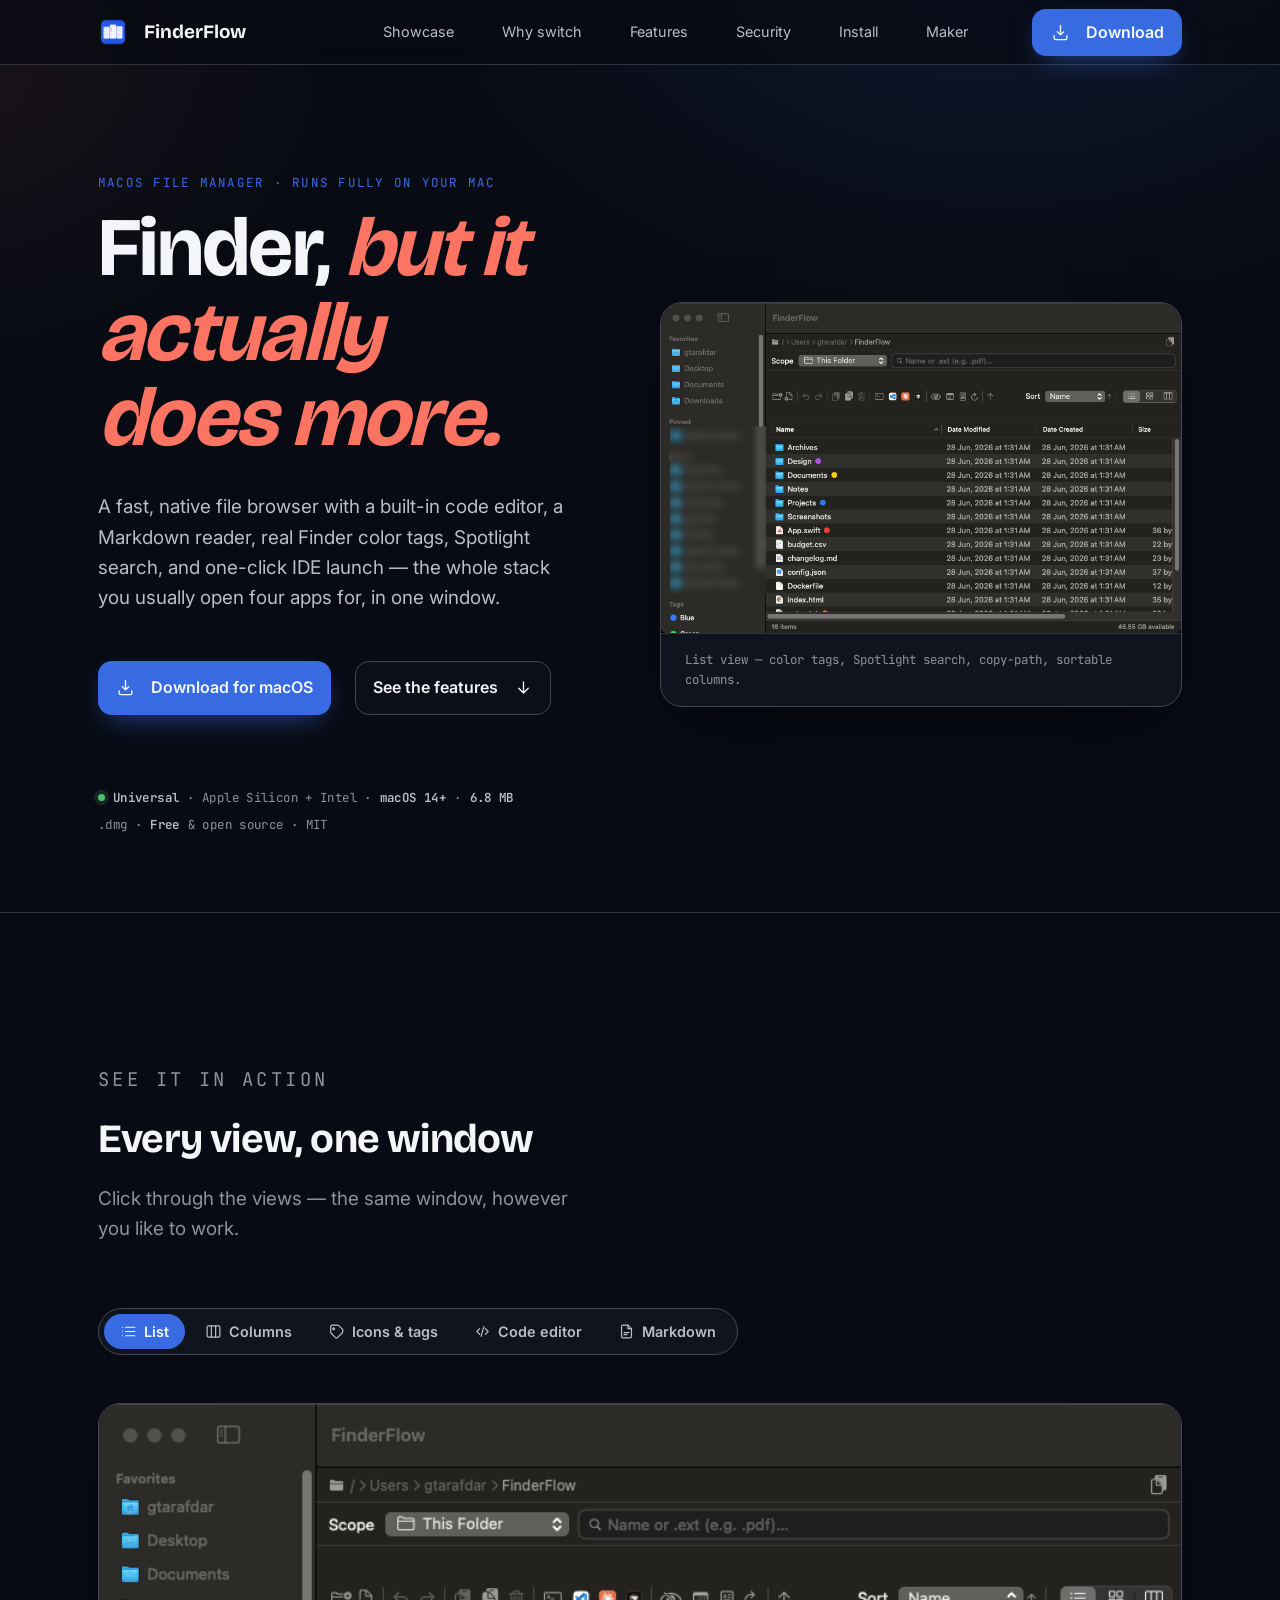
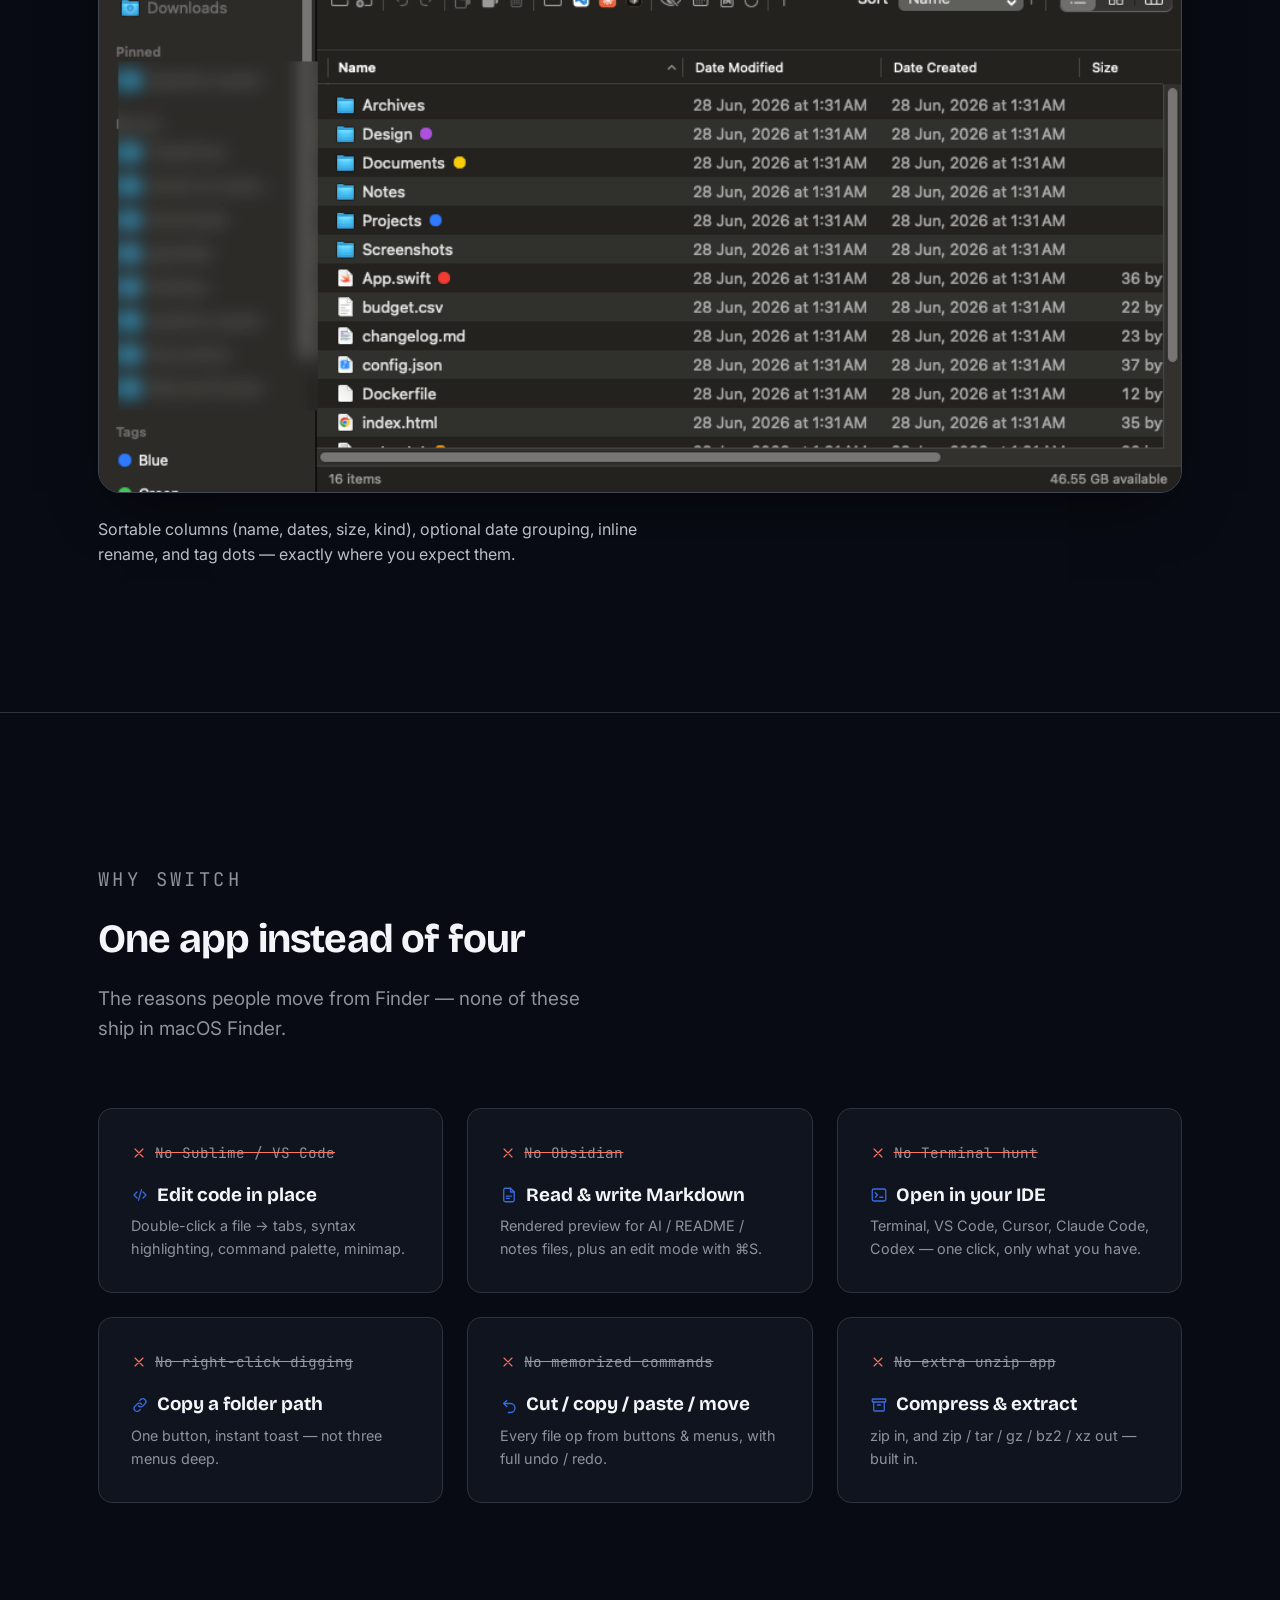
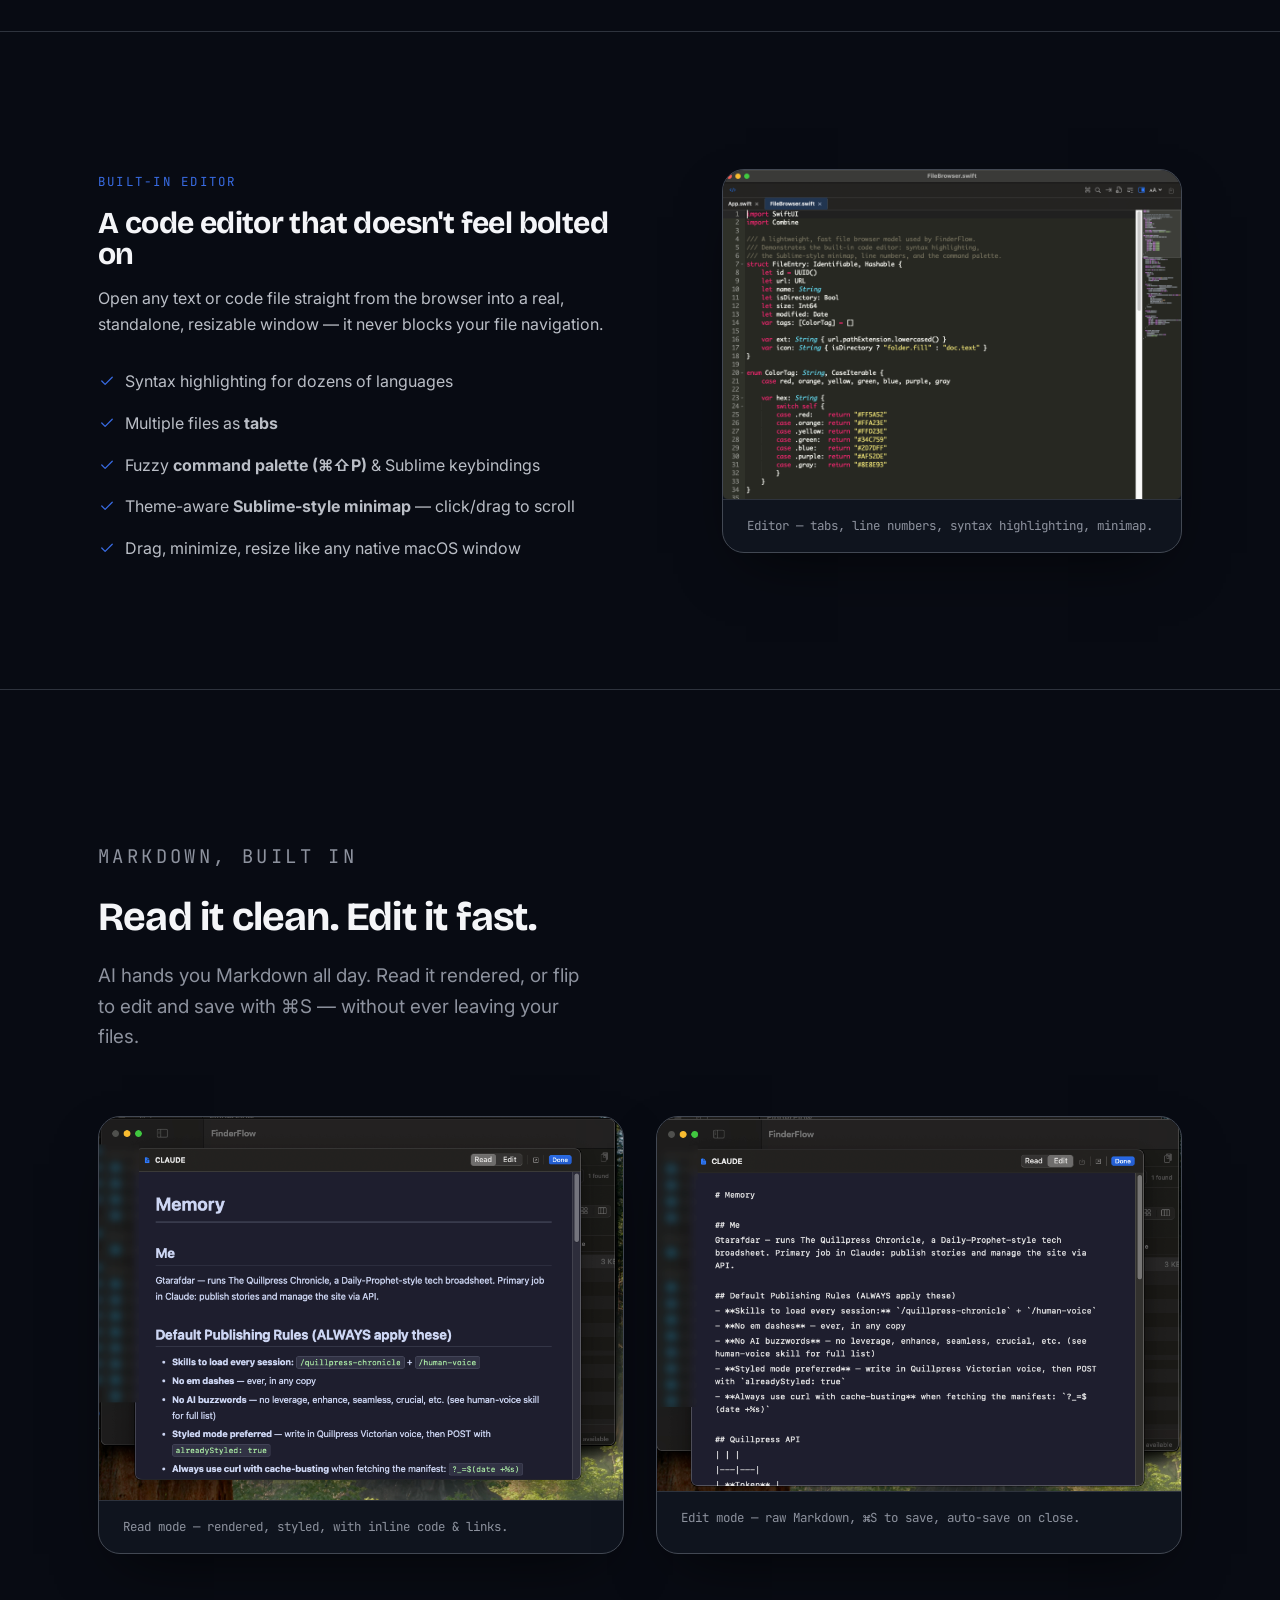
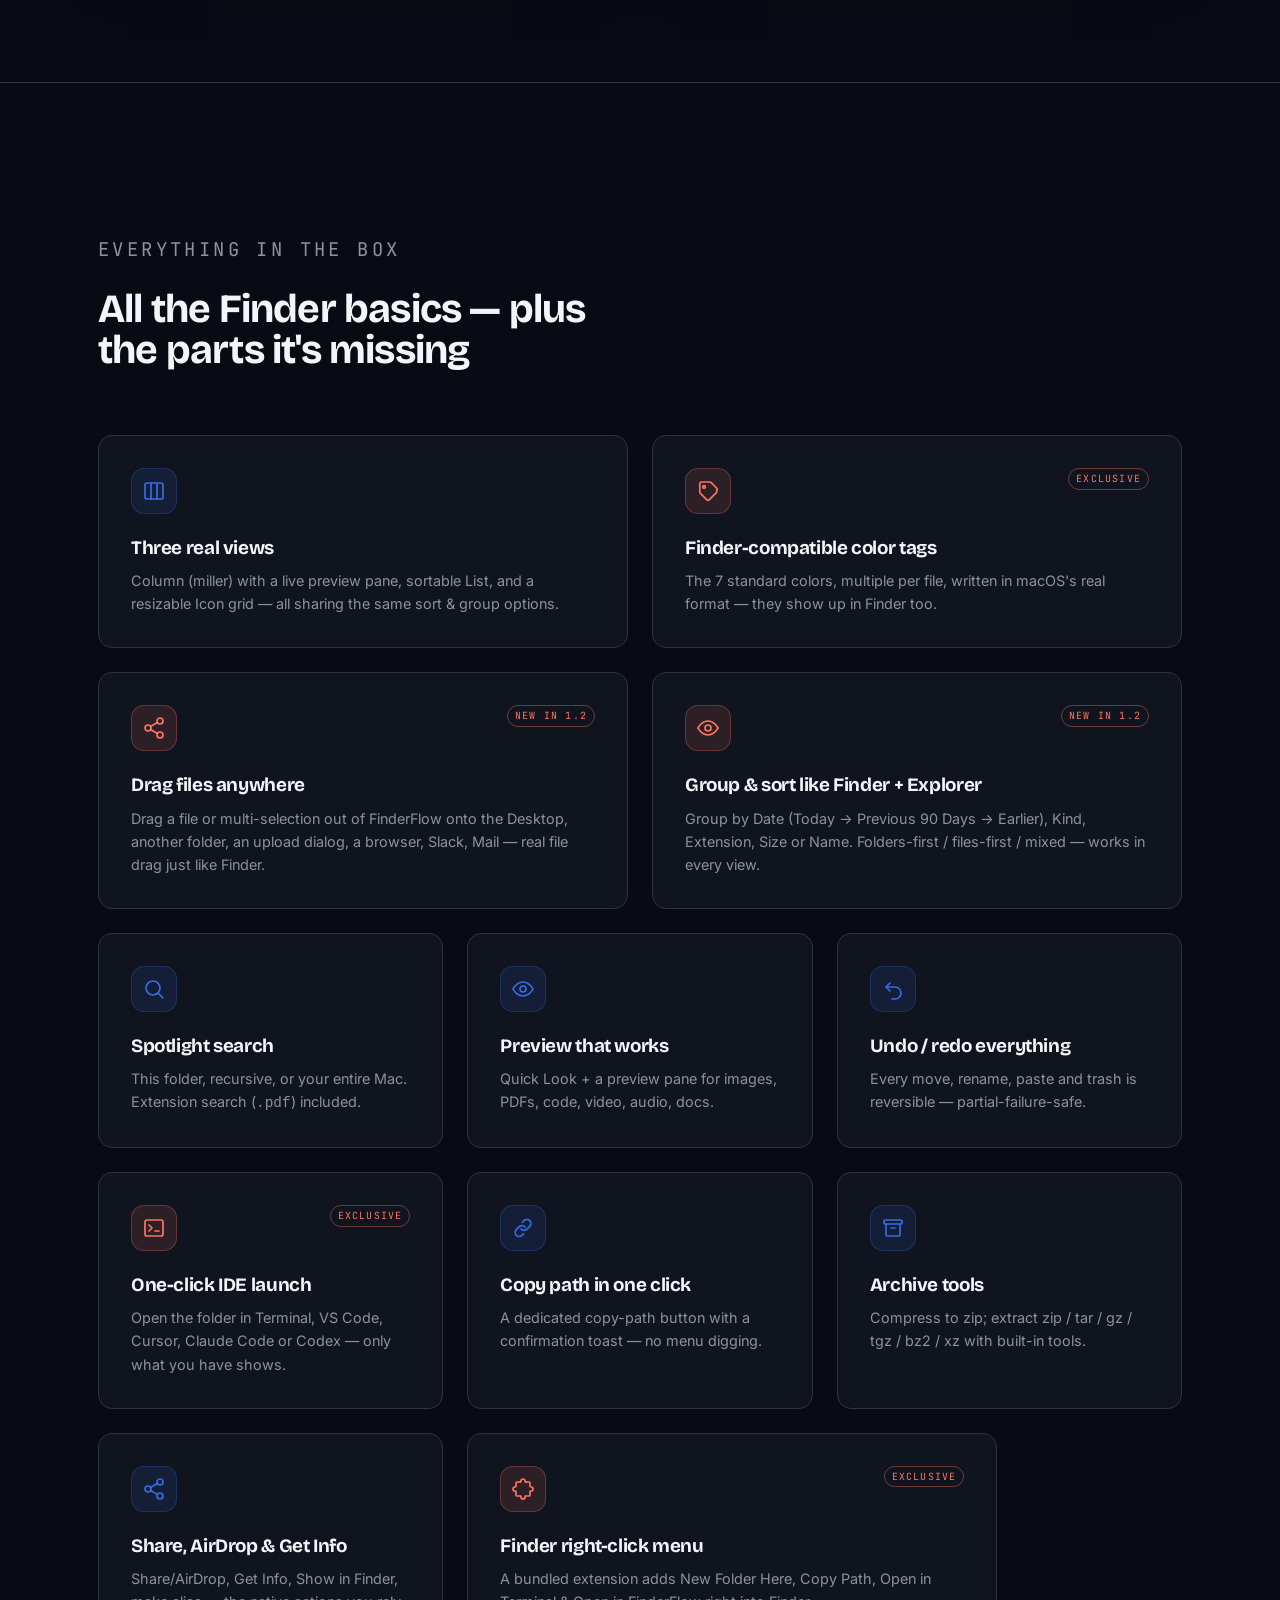
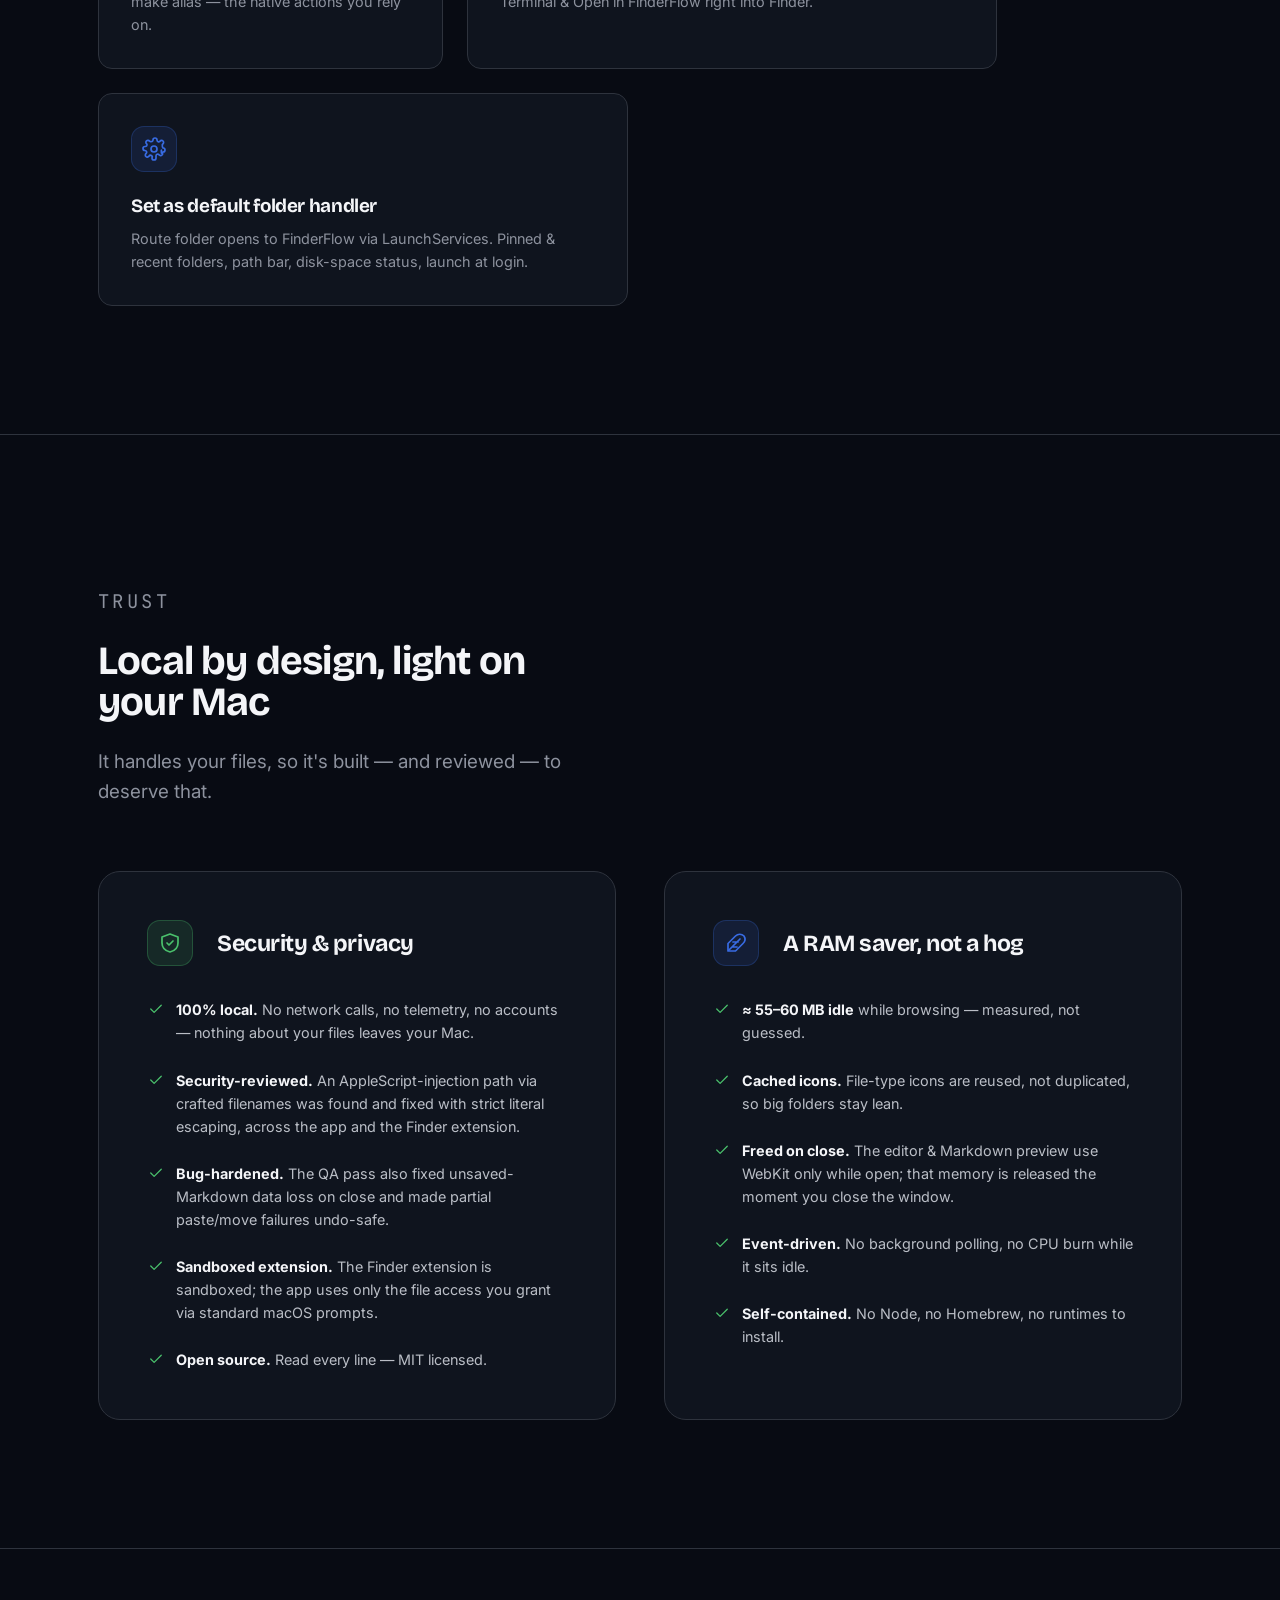
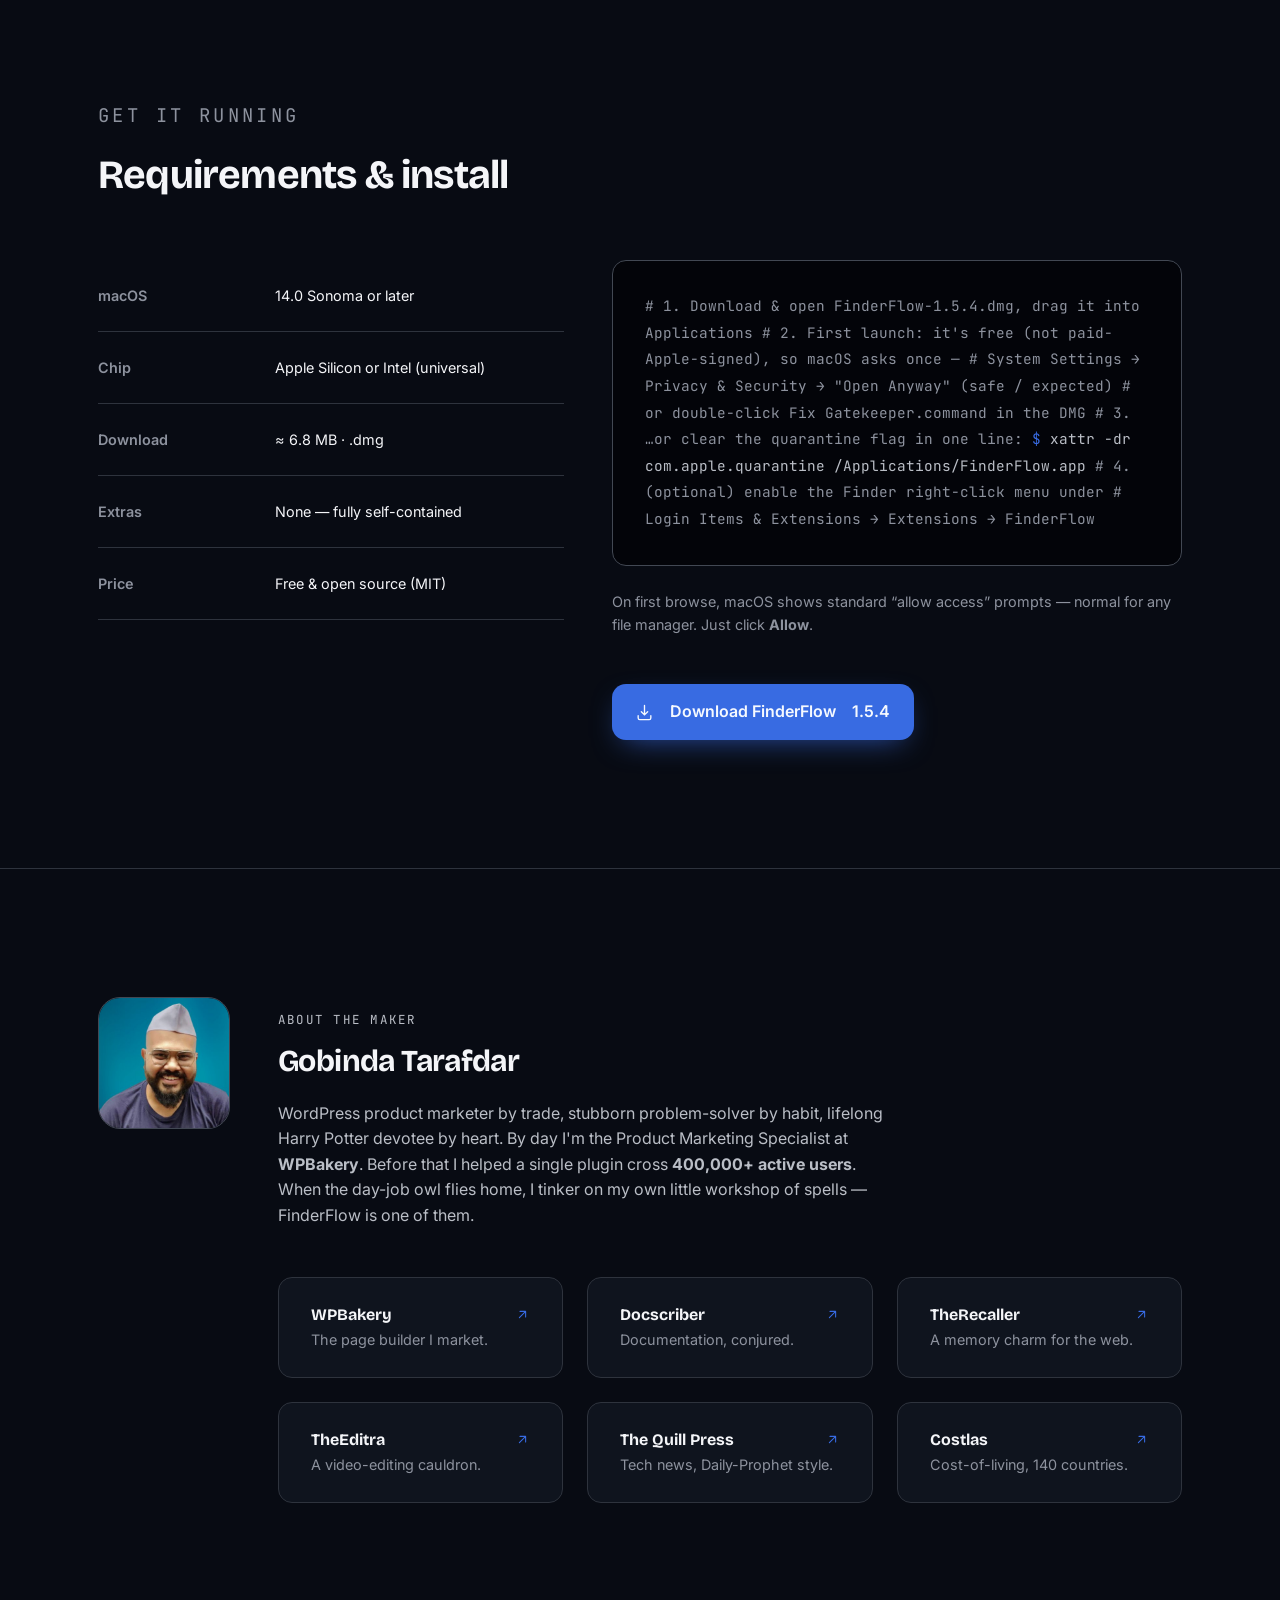
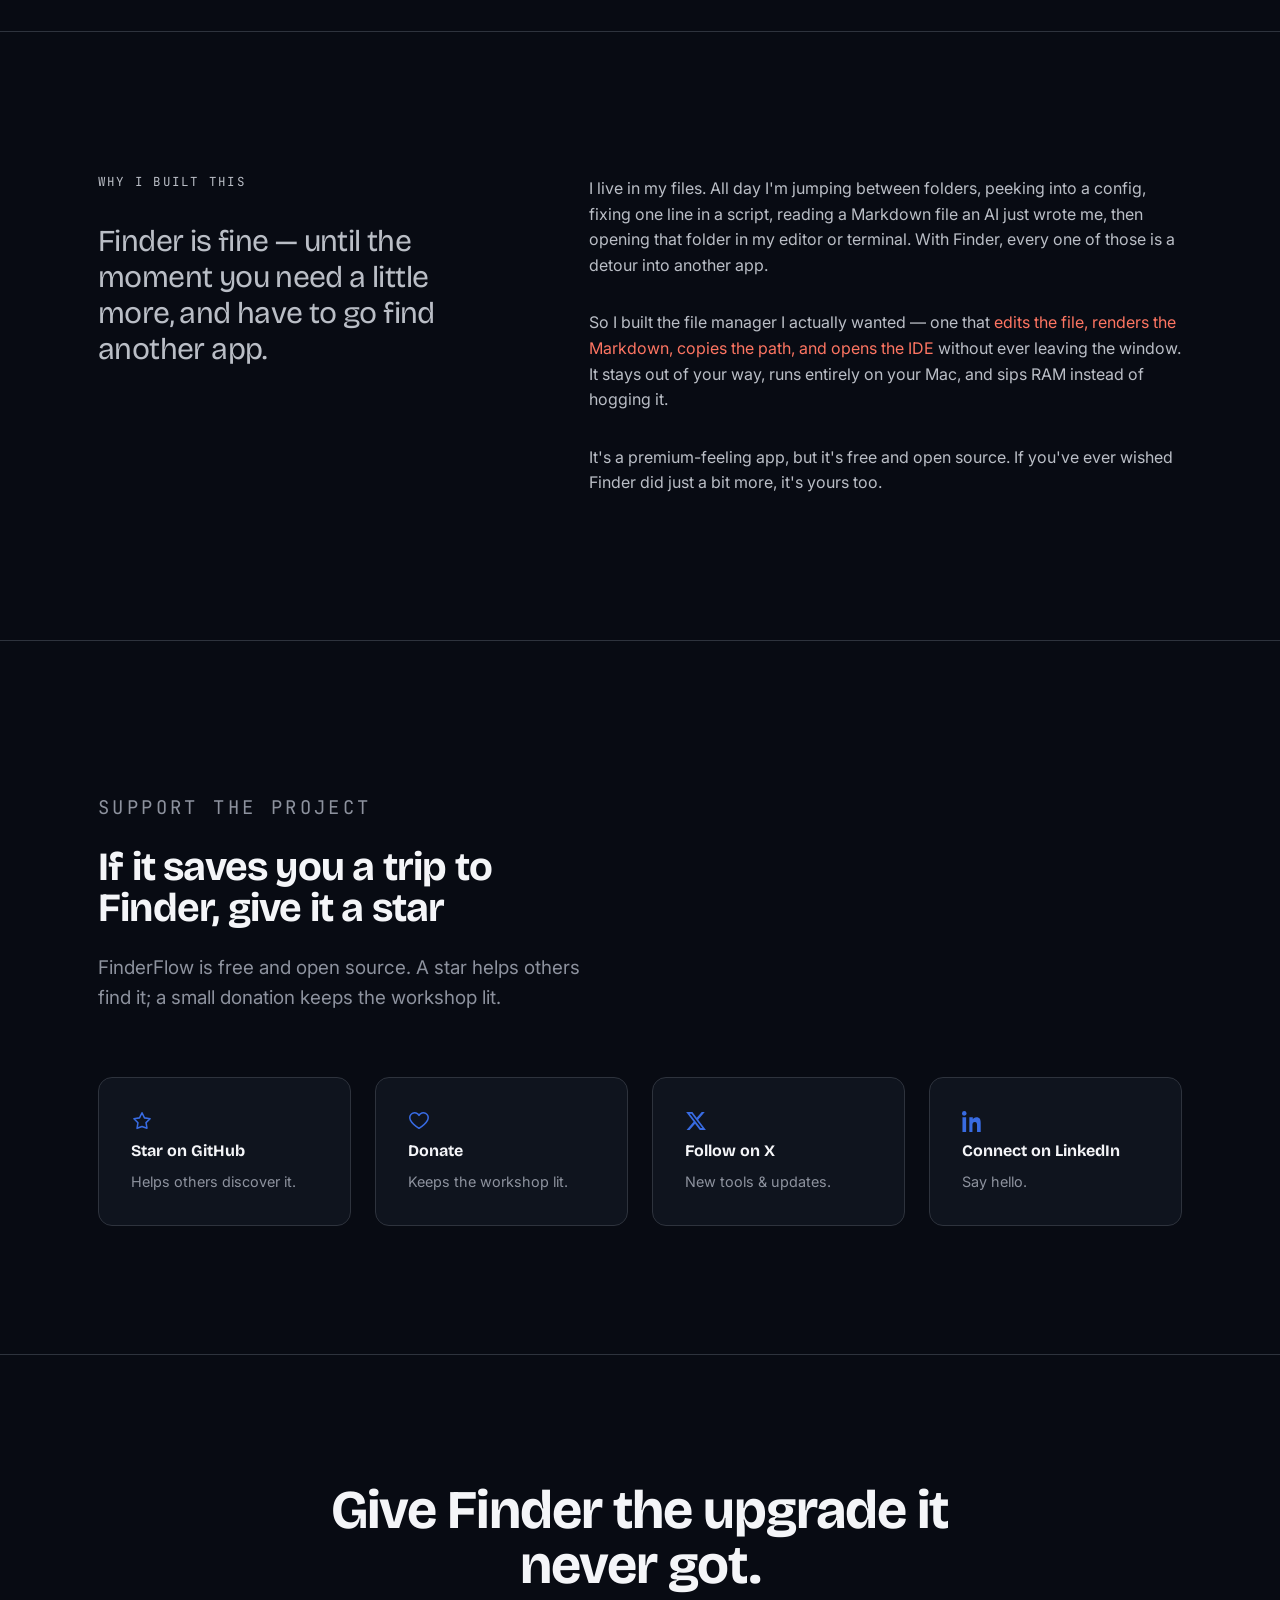
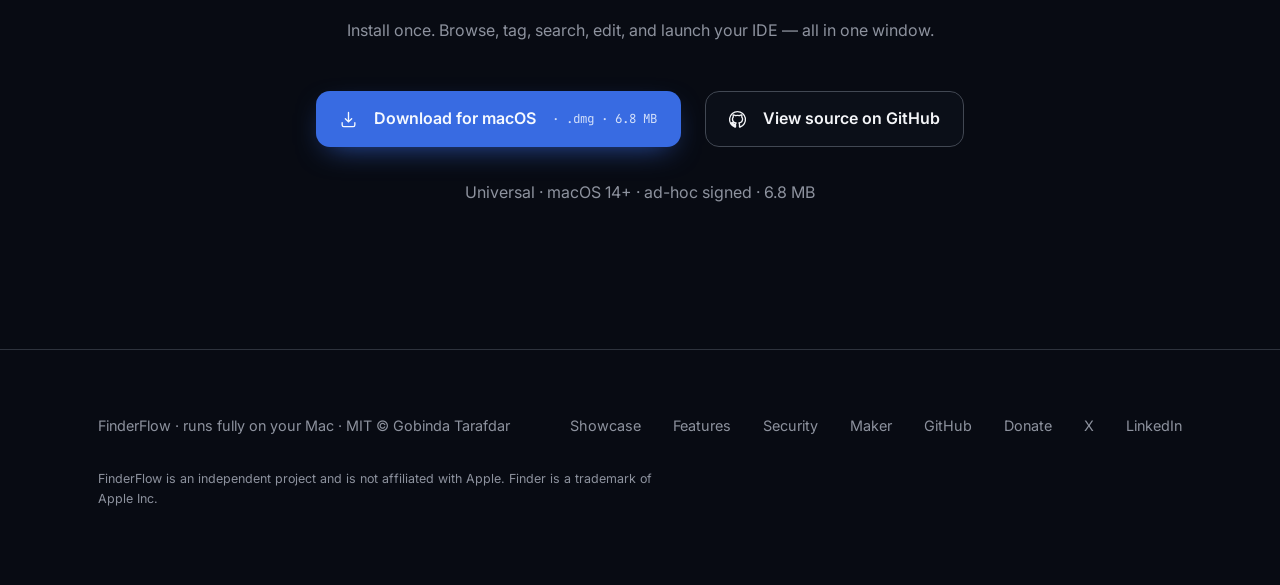
<file: docs/index.html>
<!doctype html>
<html lang="en">
<head>
  <meta charset="utf-8" />
  <meta name="viewport" content="width=device-width, initial-scale=1" />
  <title>FinderFlow — the Mac file manager Finder should have shipped</title>
  <meta name="description" content="A fast, native macOS file manager with a built-in code editor, Markdown reader/editor, Finder-compatible color tags, Spotlight search, archive tools, and one-click open in Terminal / VS Code / Cursor. Universal, ~6.8 MB, free & open source." />
  <link rel="icon" type="image/png" href="assets/icon.png" />

  <meta property="og:type" content="website" />
  <meta property="og:title" content="FinderFlow — a Mac Finder that does more" />
  <meta property="og:description" content="Built-in code editor, Markdown reader/editor, real color tags, Spotlight search, archives, and one-click IDE launch. Universal · free · open source." />
  <meta property="og:image" content="assets/shot-list.png" />
  <meta property="og:url" content="https://gtarafdar.github.io/FinderFlow/" />
  <meta name="twitter:card" content="summary_large_image" />

  <link rel="preconnect" href="https://fonts.googleapis.com" />
  <link rel="preconnect" href="https://fonts.gstatic.com" crossorigin />
  <link href="https://fonts.googleapis.com/css2?family=Bricolage+Grotesque:opsz,wght@12..96,600;12..96,700;12..96,800&family=Inter:ital,wght@0,400;0,500;0,600;1,400&family=JetBrains+Mono:wght@400;500&display=swap" rel="stylesheet" />
  <link rel="stylesheet" href="styles.css" />
</head>
<body>

  <!-- icon sprite -->
  <svg width="0" height="0" style="position:absolute" aria-hidden="true" focusable="false">
    <symbol id="i-download" viewBox="0 0 24 24"><path d="M12 3v12m0 0l-4-4m4 4l4-4"/><path d="M4 16v3a2 2 0 0 0 2 2h12a2 2 0 0 0 2-2v-3"/></symbol>
    <symbol id="i-arrow-down" viewBox="0 0 24 24"><path d="M12 5v14m0 0l-6-6m6 6l6-6"/></symbol>
    <symbol id="i-star" viewBox="0 0 24 24"><path d="M12 3l2.7 5.6 6.1.9-4.4 4.3 1 6.1L12 17.9 6.6 20l1-6.1L3.2 9.5l6.1-.9z"/></symbol>
    <symbol id="i-list" viewBox="0 0 24 24"><path d="M8 6h13M8 12h13M8 18h13M3.5 6h.01M3.5 12h.01M3.5 18h.01"/></symbol>
    <symbol id="i-columns" viewBox="0 0 24 24"><rect x="3" y="4" width="18" height="16" rx="2"/><path d="M9 4v16M15 4v16"/></symbol>
    <symbol id="i-grid" viewBox="0 0 24 24"><rect x="4" y="4" width="6" height="6" rx="1.2"/><rect x="14" y="4" width="6" height="6" rx="1.2"/><rect x="4" y="14" width="6" height="6" rx="1.2"/><rect x="14" y="14" width="6" height="6" rx="1.2"/></symbol>
    <symbol id="i-code" viewBox="0 0 24 24"><path d="M8 8l-4 4 4 4M16 8l4 4-4 4M14 5l-4 14"/></symbol>
    <symbol id="i-doc" viewBox="0 0 24 24"><path d="M14 3H7a2 2 0 0 0-2 2v14a2 2 0 0 0 2 2h10a2 2 0 0 0 2-2V8z"/><path d="M14 3v5h5"/><path d="M8.5 13.5h7M8.5 16.5h4"/></symbol>
    <symbol id="i-tag" viewBox="0 0 24 24"><path d="M20.6 13.4l-7.2 7.2a2 2 0 0 1-2.8 0l-6.2-6.2A2 2 0 0 1 3.8 13V5a2 2 0 0 1 2-2h8a2 2 0 0 1 1.4.6l5.4 5.4a2 2 0 0 1 0 2.8z"/><circle cx="8" cy="8" r="1.3"/></symbol>
    <symbol id="i-search" viewBox="0 0 24 24"><circle cx="11" cy="11" r="7"/><path d="M21 21l-4.3-4.3"/></symbol>
    <symbol id="i-eye" viewBox="0 0 24 24"><path d="M2 12s3.5-7 10-7 10 7 10 7-3.5 7-10 7-10-7-10-7z"/><circle cx="12" cy="12" r="3"/></symbol>
    <symbol id="i-undo" viewBox="0 0 24 24"><path d="M9 14l-4-4 4-4"/><path d="M5 10h9a6 6 0 0 1 0 12h-3"/></symbol>
    <symbol id="i-terminal" viewBox="0 0 24 24"><rect x="3" y="4" width="18" height="16" rx="2"/><path d="M7 9l3 3-3 3M13 15h4"/></symbol>
    <symbol id="i-copy" viewBox="0 0 24 24"><path d="M10 13a4 4 0 0 0 5.7.4l3-3a4 4 0 0 0-5.7-5.7l-1.5 1.5"/><path d="M14 11a4 4 0 0 0-5.7-.4l-3 3a4 4 0 0 0 5.7 5.7l1.5-1.5"/></symbol>
    <symbol id="i-archive" viewBox="0 0 24 24"><rect x="3" y="4" width="18" height="4" rx="1"/><path d="M5 8v11a1 1 0 0 0 1 1h12a1 1 0 0 0 1-1V8"/><path d="M10 12h4"/></symbol>
    <symbol id="i-gear" viewBox="0 0 24 24"><circle cx="12" cy="12" r="3"/><path d="M19.4 13a1.7 1.7 0 0 0 .3 1.9l.1.1a2 2 0 1 1-2.8 2.8l-.1-.1a1.7 1.7 0 0 0-2.9 1.2V21a2 2 0 0 1-4 0v-.1A1.7 1.7 0 0 0 7 19.2l-.1.1a2 2 0 1 1-2.8-2.8l.1-.1a1.7 1.7 0 0 0-1.2-2.9H3a2 2 0 0 1 0-4h.1A1.7 1.7 0 0 0 4.8 7l-.1-.1a2 2 0 1 1 2.8-2.8l.1.1a1.7 1.7 0 0 0 1.9.3H10a1.7 1.7 0 0 0 1-1.6V3a2 2 0 0 1 4 0v.1a1.7 1.7 0 0 0 2.9 1.2l.1-.1a2 2 0 1 1 2.8 2.8l-.1.1a1.7 1.7 0 0 0-.3 1.9V10a1.7 1.7 0 0 0 1.6 1H21a2 2 0 0 1 0 4h-.1a1.7 1.7 0 0 0-1.5 1z"/></symbol>
    <symbol id="i-puzzle" viewBox="0 0 24 24"><path d="M14 4a2 2 0 0 0-4 0c0 .9-.7 1.3-1.4 1H6a1 1 0 0 0-1 1v2.6c.3.7-.1 1.4-1 1.4a2 2 0 0 0 0 4c.9 0 1.3.7 1 1.4V18a1 1 0 0 0 1 1h2.6c.7-.3 1.4.1 1.4 1a2 2 0 0 0 4 0c0-.9.7-1.3 1.4-1H18a1 1 0 0 0 1-1v-2.6c-.3-.7.1-1.4 1-1.4a2 2 0 0 0 0-4c-.9 0-1.3-.7-1-1.4V6a1 1 0 0 0-1-1h-2.6c-.7.3-1.4-.1-1.4-1z"/></symbol>
    <symbol id="i-shield" viewBox="0 0 24 24"><path d="M12 3l8 3v6c0 4.5-3.2 7.8-8 9-4.8-1.2-8-4.5-8-9V6z"/><path d="M9 12l2 2 4-4"/></symbol>
    <symbol id="i-feather" viewBox="0 0 24 24"><path d="M20 5a6 6 0 0 0-8.5 0L4 12.5V20h7.5L19 12.5A6 6 0 0 0 20 5z"/><path d="M16 8L5 19M14 11H9M13 16H9"/></symbol>
    <symbol id="i-check" viewBox="0 0 24 24"><path d="M5 12l4.5 4.5L19 7"/></symbol>
    <symbol id="i-x" viewBox="0 0 24 24"><path d="M6 6l12 12M18 6L6 18"/></symbol>
    <symbol id="i-bolt" viewBox="0 0 24 24"><path d="M13 2L4 14h6l-1 8 9-12h-6z"/></symbol>
    <symbol id="i-share" viewBox="0 0 24 24"><circle cx="18" cy="5" r="3"/><circle cx="6" cy="12" r="3"/><circle cx="18" cy="19" r="3"/><path d="M8.6 13.5l6.8 4M15.4 6.5l-6.8 4"/></symbol>
    <symbol id="i-clock" viewBox="0 0 24 24"><circle cx="12" cy="12" r="9"/><path d="M12 7v5l3 2"/></symbol>
    <symbol id="i-pin" viewBox="0 0 24 24"><path d="M12 21s7-5.3 7-11a7 7 0 0 0-14 0c0 5.7 7 11 7 11z"/><circle cx="12" cy="10" r="2.5"/></symbol>
    <symbol id="i-ext" viewBox="0 0 24 24"><path d="M7 17L17 7M8 7h9v9"/></symbol>
    <symbol id="i-heart" viewBox="0 0 24 24"><path d="M12 20s-7-4.5-9.4-9A5 5 0 0 1 12 5.8 5 5 0 0 1 21.4 11c-2.4 4.5-9.4 9-9.4 9z"/></symbol>
    <symbol id="i-github" viewBox="0 0 24 24"><path d="M12 2a10 10 0 0 0-3.16 19.49c.5.09.68-.22.68-.48v-1.7c-2.78.6-3.37-1.34-3.37-1.34-.45-1.16-1.1-1.47-1.1-1.47-.9-.62.07-.6.07-.6 1 .07 1.53 1.03 1.53 1.03.9 1.53 2.34 1.09 2.91.83.09-.65.35-1.09.63-1.34-2.22-.25-4.55-1.11-4.55-4.94 0-1.09.39-1.98 1.03-2.68-.1-.25-.45-1.27.1-2.65 0 0 .84-.27 2.75 1.02a9.6 9.6 0 0 1 5 0c1.91-1.29 2.75-1.02 2.75-1.02.55 1.38.2 2.4.1 2.65.64.7 1.03 1.59 1.03 2.68 0 3.84-2.34 4.69-4.57 4.94.36.31.68.92.68 1.85v2.74c0 .27.18.58.69.48A10 10 0 0 0 12 2z"/></symbol>
    <symbol id="i-twitter" viewBox="0 0 24 24"><path d="M18.244 2.25h3.308l-7.227 8.26 8.502 11.24h-6.66l-5.214-6.817L4.99 21.75H1.68l7.73-8.835L1.254 2.25H8.08l4.713 6.231zm-1.161 17.52h1.833L7.084 4.126H5.117z"/></symbol>
    <symbol id="i-linkedin" viewBox="0 0 24 24"><path d="M4.98 3.5A2.5 2.5 0 1 1 0 3.5a2.5 2.5 0 0 1 4.98 0zM.5 8h4V24h-4zM8 8h3.8v2.2h.05c.53-1 1.83-2.2 3.77-2.2 4.03 0 4.78 2.65 4.78 6.1V24h-4v-7c0-1.67-.03-3.8-2.32-3.8-2.32 0-2.68 1.8-2.68 3.68V24H8z"/></symbol>
  </svg>

  <!-- NAV -->
  <header class="nav">
    <div class="wrap nav__inner">
      <a class="nav__brand" href="#top"><img src="assets/icon.png" alt="" /> FinderFlow</a>
      <nav class="nav__links" aria-label="Primary">
        <a href="#showcase">Showcase</a>
        <a href="#why">Why switch</a>
        <a href="#features">Features</a>
        <a href="#security">Security</a>
        <a href="#install">Install</a>
        <a href="#maker">Maker</a>
      </nav>
      <a class="btn btn--primary nav__cta" href="https://github.com/Gtarafdar/FinderFlow/releases/latest"><svg class="icon"><use href="#i-download"/></svg> Download</a>
    </div>
  </header>

  <main id="top">

    <!-- HERO -->
    <section class="section hero">
      <div class="wrap hero__grid">
        <div>
          <p class="eyebrow">macOS file manager · runs fully on your Mac</p>
          <h1>Finder, <em>but it actually does more.</em></h1>
          <p class="hero__lead">
            A fast, native file browser with a built-in code editor, a Markdown
            reader, real Finder color tags, Spotlight search, and one-click IDE
            launch — the whole stack you usually open four apps for, in one window.
          </p>
          <div class="hero__cta">
            <a class="btn btn--primary" href="https://github.com/Gtarafdar/FinderFlow/releases/latest">
              <svg class="icon"><use href="#i-download"/></svg> Download for macOS
            </a>
            <a class="btn btn--ghost btn--scroll" href="#showcase">
              See the features <svg class="icon"><use href="#i-arrow-down"/></svg>
            </a>
          </div>
          <p class="hero__facts">
            <span class="dot" aria-hidden="true"></span>
            <b>Universal</b> · Apple Silicon + Intel · <b>macOS 14+</b> · <b>6.8 MB</b> .dmg · <b>Free</b> &amp; open source · MIT
          </p>
        </div>
        <figure class="figure hero__fig">
          <img src="assets/shot-list.png" width="900" height="572"
               alt="FinderFlow browsing a folder in list view with colored file tags, sortable columns, a sidebar, and a search bar." />
          <figcaption>List view — color tags, Spotlight search, copy-path, sortable columns.</figcaption>
        </figure>
      </div>
    </section>

    <!-- INTERACTIVE SHOWCASE -->
    <section class="section" id="showcase">
      <div class="wrap">
        <div class="section__head">
          <p class="eyebrow">See it in action</p>
          <h2>Every view, one window</h2>
          <p>Click through the views — the same window, however you like to work.</p>
        </div>

        <div class="tabs" role="tablist" aria-label="FinderFlow views">
          <button class="tab" role="tab" id="t-list" aria-controls="p-list" aria-selected="true"><svg class="icon"><use href="#i-list"/></svg> List</button>
          <button class="tab" role="tab" id="t-cols" aria-controls="p-cols" aria-selected="false" tabindex="-1"><svg class="icon"><use href="#i-columns"/></svg> Columns</button>
          <button class="tab" role="tab" id="t-tags" aria-controls="p-tags" aria-selected="false" tabindex="-1"><svg class="icon"><use href="#i-tag"/></svg> Icons &amp; tags</button>
          <button class="tab" role="tab" id="t-editor" aria-controls="p-editor" aria-selected="false" tabindex="-1"><svg class="icon"><use href="#i-code"/></svg> Code editor</button>
          <button class="tab" role="tab" id="t-md" aria-controls="p-md" aria-selected="false" tabindex="-1"><svg class="icon"><use href="#i-doc"/></svg> Markdown</button>
        </div>

        <div class="stage">
          <div class="panel" role="tabpanel" id="p-list" aria-labelledby="t-list">
            <figure class="figure"><img src="assets/shot-list.png" width="900" height="572" alt="List view with sortable columns and color tags." /></figure>
            <p class="lead">Sortable columns (name, dates, size, kind), optional date grouping, inline rename, and tag dots — exactly where you expect them.</p>
          </div>
          <div class="panel" role="tabpanel" id="p-cols" aria-labelledby="t-cols" hidden>
            <figure class="figure"><img src="assets/shot-columns.png" width="936" height="584" alt="Column (miller) view with a live preview pane and a Get Info panel." /></figure>
            <p class="lead">Finder-style miller columns with a live preview pane and a Get Info panel — drill through deep folder trees without losing context.</p>
          </div>
          <div class="panel" role="tabpanel" id="p-tags" aria-labelledby="t-tags" hidden>
            <figure class="figure"><img src="assets/shot-tags.png" width="933" height="588" alt="Icon view filtered by the Red tag, showing tagged items with red dots." /></figure>
            <p class="lead">Resizable icon grid, and real color tags: tap <strong>Red</strong> in the sidebar and FinderFlow filters Mac-wide via Spotlight — the same tags show in Finder too.</p>
          </div>
          <div class="panel" role="tabpanel" id="p-editor" aria-labelledby="t-editor" hidden>
            <figure class="figure"><img src="assets/shot-editor.png" width="1040" height="748" alt="Built-in code editor with two tabs, line numbers, syntax highlighting, and a minimap." /></figure>
            <p class="lead">Open code in a real editor — tabs, syntax highlighting, command palette (⌘⇧P), and a Sublime-style minimap, in its own resizable window.</p>
          </div>
          <div class="panel" role="tabpanel" id="p-md" aria-labelledby="t-md" hidden>
            <figure class="figure"><img src="assets/shot-md-read.png" width="917" height="671" alt="Markdown reader showing a rendered .md file with headings, lists, and inline code." /></figure>
            <p class="lead">Read Markdown beautifully rendered — or switch to <strong>Edit</strong> and save with ⌘S. No Obsidian needed for your AI / README / notes files.</p>
          </div>
        </div>
      </div>
    </section>

    <!-- WHY / REPLACES THE STACK -->
    <section class="section" id="why">
      <div class="wrap">
        <div class="section__head">
          <p class="eyebrow">Why switch</p>
          <h2>One app instead of four</h2>
          <p>The reasons people move from Finder — none of these ship in macOS Finder.</p>
        </div>
        <div class="stack__grid">
          <div class="replace reveal">
            <div class="replace__top"><svg class="icon"><use href="#i-x"/></svg> <s>No Sublime / VS Code</s></div>
            <b><svg class="icon"><use href="#i-code"/></svg> Edit code in place</b>
            <span>Double-click a file → tabs, syntax highlighting, command palette, minimap.</span>
          </div>
          <div class="replace reveal">
            <div class="replace__top"><svg class="icon"><use href="#i-x"/></svg> <s>No Obsidian</s></div>
            <b><svg class="icon"><use href="#i-doc"/></svg> Read &amp; write Markdown</b>
            <span>Rendered preview for AI / README / notes files, plus an edit mode with ⌘S.</span>
          </div>
          <div class="replace reveal">
            <div class="replace__top"><svg class="icon"><use href="#i-x"/></svg> <s>No Terminal hunt</s></div>
            <b><svg class="icon"><use href="#i-terminal"/></svg> Open in your IDE</b>
            <span>Terminal, VS Code, Cursor, Claude Code, Codex — one click, only what you have.</span>
          </div>
          <div class="replace reveal">
            <div class="replace__top"><svg class="icon"><use href="#i-x"/></svg> <s>No right-click digging</s></div>
            <b><svg class="icon"><use href="#i-copy"/></svg> Copy a folder path</b>
            <span>One button, instant toast — not three menus deep.</span>
          </div>
          <div class="replace reveal">
            <div class="replace__top"><svg class="icon"><use href="#i-x"/></svg> <s>No memorized commands</s></div>
            <b><svg class="icon"><use href="#i-undo"/></svg> Cut / copy / paste / move</b>
            <span>Every file op from buttons &amp; menus, with full undo / redo.</span>
          </div>
          <div class="replace reveal">
            <div class="replace__top"><svg class="icon"><use href="#i-x"/></svg> <s>No extra unzip app</s></div>
            <b><svg class="icon"><use href="#i-archive"/></svg> Compress &amp; extract</b>
            <span>zip in, and zip / tar / gz / bz2 / xz out — built in.</span>
          </div>
        </div>
      </div>
    </section>

    <!-- EDITOR DEEP DIVE -->
    <section class="section" id="editor">
      <div class="wrap dive">
        <div>
          <p class="eyebrow">Built-in editor</p>
          <h3>A code editor that doesn't feel bolted on</h3>
          <p style="color:var(--color-ink-2)">
            Open any text or code file straight from the browser into a real,
            standalone, resizable window — it never blocks your file navigation.
          </p>
          <ul>
            <li><svg class="icon"><use href="#i-check"/></svg> Syntax highlighting for dozens of languages</li>
            <li><svg class="icon"><use href="#i-check"/></svg> Multiple files as <strong>tabs</strong></li>
            <li><svg class="icon"><use href="#i-check"/></svg> Fuzzy <strong>command palette (⌘⇧P)</strong> &amp; Sublime keybindings</li>
            <li><svg class="icon"><use href="#i-check"/></svg> Theme-aware <strong>Sublime-style minimap</strong> — click/drag to scroll</li>
            <li><svg class="icon"><use href="#i-check"/></svg> Drag, minimize, resize like any native macOS window</li>
          </ul>
        </div>
        <figure class="figure dive__media">
          <img src="assets/shot-editor.png" width="1040" height="748"
               alt="FinderFlow's built-in code editor showing a Swift file with two open tabs, line numbers, syntax highlighting, and a Sublime-style minimap on the right." />
          <figcaption>Editor — tabs, line numbers, syntax highlighting, minimap.</figcaption>
        </figure>
      </div>
    </section>

    <!-- MARKDOWN DEEP DIVE -->
    <section class="section" id="markdown">
      <div class="wrap">
        <div class="section__head">
          <p class="eyebrow">Markdown, built in</p>
          <h2>Read it clean. Edit it fast.</h2>
          <p>AI hands you Markdown all day. Read it rendered, or flip to edit and save with ⌘S — without ever leaving your files.</p>
        </div>
        <div class="mdgrid">
          <figure class="figure reveal">
            <img src="assets/shot-md-read.png" width="917" height="671" alt="Markdown reader showing a rendered document with headings, bullet lists, and inline code spans." />
            <figcaption>Read mode — rendered, styled, with inline code &amp; links.</figcaption>
          </figure>
          <figure class="figure reveal">
            <img src="assets/shot-md-edit.png" width="903" height="645" alt="Markdown edit mode showing the raw source of the same document with monospaced text." />
            <figcaption>Edit mode — raw Markdown, ⌘S to save, auto-save on close.</figcaption>
          </figure>
        </div>
      </div>
    </section>

    <!-- FEATURE BENTO -->
    <section class="section" id="features">
      <div class="wrap">
        <div class="section__head">
          <p class="eyebrow">Everything in the box</p>
          <h2>All the Finder basics — plus the parts it's missing</h2>
        </div>
        <div class="bento">
          <article class="card span-3 reveal">
            <div class="badge"><svg class="icon"><use href="#i-columns"/></svg></div>
            <h3>Three real views</h3>
            <p>Column (miller) with a live preview pane, sortable List, and a resizable Icon grid — all sharing the same sort &amp; group options.</p>
          </article>
          <article class="card span-3 reveal">
            <div class="badge badge--coral"><svg class="icon"><use href="#i-tag"/></svg></div>
            <h3>Finder-compatible color tags</h3>
            <p>The 7 standard colors, multiple per file, written in macOS's real format — they show up in Finder too.</p>
            <span class="new">exclusive</span>
          </article>
          <article class="card span-3 reveal">
            <div class="badge badge--coral"><svg class="icon"><use href="#i-share"/></svg></div>
            <h3>Drag files anywhere</h3>
            <p>Drag a file or multi-selection out of FinderFlow onto the Desktop, another folder, an upload dialog, a browser, Slack, Mail — real file drag just like Finder.</p>
            <span class="new">new in 1.2</span>
          </article>
          <article class="card span-3 reveal">
            <div class="badge badge--coral"><svg class="icon"><use href="#i-eye"/></svg></div>
            <h3>Group &amp; sort like Finder + Explorer</h3>
            <p>Group by Date (Today → Previous 90 Days → Earlier), Kind, Extension, Size or Name. Folders-first / files-first / mixed — works in every view.</p>
            <span class="new">new in 1.2</span>
          </article>
          <article class="card span-2 reveal">
            <div class="badge"><svg class="icon"><use href="#i-search"/></svg></div>
            <h3>Spotlight search</h3>
            <p>This folder, recursive, or your entire Mac. Extension search (<code>.pdf</code>) included.</p>
          </article>
          <article class="card span-2 reveal">
            <div class="badge"><svg class="icon"><use href="#i-eye"/></svg></div>
            <h3>Preview that works</h3>
            <p>Quick Look + a preview pane for images, PDFs, code, video, audio, docs.</p>
          </article>
          <article class="card span-2 reveal">
            <div class="badge"><svg class="icon"><use href="#i-undo"/></svg></div>
            <h3>Undo / redo everything</h3>
            <p>Every move, rename, paste and trash is reversible — partial-failure-safe.</p>
          </article>
          <article class="card span-2 reveal">
            <div class="badge badge--coral"><svg class="icon"><use href="#i-terminal"/></svg></div>
            <h3>One-click IDE launch</h3>
            <p>Open the folder in Terminal, VS Code, Cursor, Claude Code or Codex — only what you have shows.</p>
            <span class="new">exclusive</span>
          </article>
          <article class="card span-2 reveal">
            <div class="badge"><svg class="icon"><use href="#i-copy"/></svg></div>
            <h3>Copy path in one click</h3>
            <p>A dedicated copy-path button with a confirmation toast — no menu digging.</p>
          </article>
          <article class="card span-2 reveal">
            <div class="badge"><svg class="icon"><use href="#i-archive"/></svg></div>
            <h3>Archive tools</h3>
            <p>Compress to zip; extract zip / tar / gz / tgz / bz2 / xz with built-in tools.</p>
          </article>
          <article class="card span-2 reveal">
            <div class="badge"><svg class="icon"><use href="#i-share"/></svg></div>
            <h3>Share, AirDrop &amp; Get Info</h3>
            <p>Share/AirDrop, Get Info, Show in Finder, make alias — the native actions you rely on.</p>
          </article>
          <article class="card span-3 reveal">
            <div class="badge badge--coral"><svg class="icon"><use href="#i-puzzle"/></svg></div>
            <h3>Finder right-click menu</h3>
            <p>A bundled extension adds New Folder Here, Copy Path, Open in Terminal &amp; Open in FinderFlow right into Finder.</p>
            <span class="new">exclusive</span>
          </article>
          <article class="card span-3 reveal">
            <div class="badge"><svg class="icon"><use href="#i-gear"/></svg></div>
            <h3>Set as default folder handler</h3>
            <p>Route folder opens to FinderFlow via LaunchServices. Pinned &amp; recent folders, path bar, disk-space status, launch at login.</p>
          </article>
        </div>
      </div>
    </section>

    <!-- SECURITY + RAM -->
    <section class="section" id="security">
      <div class="wrap">
        <div class="section__head">
          <p class="eyebrow">Trust</p>
          <h2>Local by design, light on your Mac</h2>
          <p>It handles your files, so it's built — and reviewed — to deserve that.</p>
        </div>
        <div class="trust">
          <div class="panel-card reveal">
            <h3><span class="badge badge--green"><svg class="icon"><use href="#i-shield"/></svg></span> Security &amp; privacy</h3>
            <ul>
              <li><svg class="icon"><use href="#i-check"/></svg> <strong>100% local.</strong> No network calls, no telemetry, no accounts — nothing about your files leaves your Mac.</li>
              <li><svg class="icon"><use href="#i-check"/></svg> <strong>Security-reviewed.</strong> An AppleScript-injection path via crafted filenames was found and fixed with strict literal escaping, across the app and the Finder extension.</li>
              <li><svg class="icon"><use href="#i-check"/></svg> <strong>Bug-hardened.</strong> The QA pass also fixed unsaved-Markdown data loss on close and made partial paste/move failures undo-safe.</li>
              <li><svg class="icon"><use href="#i-check"/></svg> <strong>Sandboxed extension.</strong> The Finder extension is sandboxed; the app uses only the file access you grant via standard macOS prompts.</li>
              <li><svg class="icon"><use href="#i-check"/></svg> <strong>Open source.</strong> Read every line — MIT licensed.</li>
            </ul>
          </div>
          <div class="panel-card reveal">
            <h3><span class="badge"><svg class="icon"><use href="#i-feather"/></svg></span> A RAM saver, not a hog</h3>
            <ul>
              <li><svg class="icon"><use href="#i-check"/></svg> <strong>≈ 55–60 MB idle</strong> while browsing — measured, not guessed.</li>
              <li><svg class="icon"><use href="#i-check"/></svg> <strong>Cached icons.</strong> File-type icons are reused, not duplicated, so big folders stay lean.</li>
              <li><svg class="icon"><use href="#i-check"/></svg> <strong>Freed on close.</strong> The editor &amp; Markdown preview use WebKit only while open; that memory is released the moment you close the window.</li>
              <li><svg class="icon"><use href="#i-check"/></svg> <strong>Event-driven.</strong> No background polling, no CPU burn while it sits idle.</li>
              <li><svg class="icon"><use href="#i-check"/></svg> <strong>Self-contained.</strong> No Node, no Homebrew, no runtimes to install.</li>
            </ul>
          </div>
        </div>
      </div>
    </section>

    <!-- REQUIREMENTS + INSTALL -->
    <section class="section" id="install">
      <div class="wrap">
        <div class="section__head">
          <p class="eyebrow">Get it running</p>
          <h2>Requirements &amp; install</h2>
        </div>
        <div class="reqgrid">
          <table class="reqtable">
            <tbody>
              <tr><th>macOS</th><td>14.0 Sonoma or later</td></tr>
              <tr><th>Chip</th><td>Apple Silicon or Intel (universal)</td></tr>
              <tr><th>Download</th><td>≈ 6.8 MB · .dmg</td></tr>
              <tr><th>Extras</th><td>None — fully self-contained</td></tr>
              <tr><th>Price</th><td>Free &amp; open source (MIT)</td></tr>
            </tbody>
          </table>
          <div>
            <div class="terminal" aria-label="Install steps">
<span class="c"># 1. Download &amp; open FinderFlow-<span data-release-version>1.5.4</span>.dmg, drag it into Applications</span>
<span class="c"># 2. First launch: it's free (not paid-Apple-signed), so macOS asks once —</span>
<span class="c">#    System Settings → Privacy &amp; Security → "Open Anyway" (safe / expected)</span>
<span class="c">#    or double-click Fix Gatekeeper.command in the DMG</span>
<span class="c"># 3. …or clear the quarantine flag in one line:</span>
<span class="n">$</span> xattr -dr com.apple.quarantine /Applications/FinderFlow.app
<span class="c"># 4. (optional) enable the Finder right-click menu under</span>
<span class="c">#    Login Items &amp; Extensions → Extensions → FinderFlow</span>
            </div>
            <p style="color:var(--color-muted);font-size:var(--text-sm);margin-top:var(--space-12)">
              On first browse, macOS shows standard “allow access” prompts — normal for any file manager. Just click <strong>Allow</strong>.
            </p>
            <div class="hero__cta">
              <a class="btn btn--primary" href="https://github.com/Gtarafdar/FinderFlow/releases/latest"><svg class="icon"><use href="#i-download"/></svg> Download FinderFlow <span data-release-version>1.5.4</span></a>
            </div>
          </div>
        </div>
      </div>
    </section>

    <!-- MAKER -->
    <section class="section" id="maker">
      <div class="wrap">
        <div class="maker">
          <img class="maker__photo" src="assets/maker.png" alt="Gobinda Tarafdar" width="132" height="132" />
          <div>
            <p class="eyebrow">About the maker</p>
            <h2 style="font-size:var(--text-2xl);margin-top:var(--space-8)">Gobinda Tarafdar</h2>
            <p style="margin-top:var(--space-12)">
              WordPress product marketer by trade, stubborn problem-solver by habit,
              lifelong Harry Potter devotee by heart. By day I'm the Product Marketing
              Specialist at <strong>WPBakery</strong>. Before that I helped a single
              plugin cross <strong>400,000+ active users</strong>. When the day-job owl
              flies home, I tinker on my own little workshop of spells — FinderFlow is
              one of them.
            </p>
            <div class="workshop">
              <a class="work" href="https://wpbakery.com/"><b>WPBakery <svg class="icon"><use href="#i-ext"/></svg></b><span>The page builder I market.</span></a>
              <a class="work" href="https://thedocscriber.com/"><b>Docscriber <svg class="icon"><use href="#i-ext"/></svg></b><span>Documentation, conjured.</span></a>
              <a class="work" href="https://therecaller.com/"><b>TheRecaller <svg class="icon"><use href="#i-ext"/></svg></b><span>A memory charm for the web.</span></a>
              <a class="work" href="https://theeditra.com/"><b>TheEditra <svg class="icon"><use href="#i-ext"/></svg></b><span>A video-editing cauldron.</span></a>
              <a class="work" href="https://thequillpress.com/"><b>The Quill Press <svg class="icon"><use href="#i-ext"/></svg></b><span>Tech news, Daily-Prophet style.</span></a>
              <a class="work" href="https://costlas.com/"><b>Costlas <svg class="icon"><use href="#i-ext"/></svg></b><span>Cost-of-living, 140 countries.</span></a>
            </div>
          </div>
        </div>
      </div>
    </section>

    <!-- WHY I BUILT THIS -->
    <section class="section" id="story">
      <div class="wrap why">
        <div>
          <p class="eyebrow">Why I built this</p>
          <p class="why__lead">Finder is fine — until the moment you need a little more, and have to go find another app.</p>
        </div>
        <div>
          <p>
            I live in my files. All day I'm jumping between folders, peeking into a
            config, fixing one line in a script, reading a Markdown file an AI just
            wrote me, then opening that folder in my editor or terminal. With Finder,
            every one of those is a detour into another app.
          </p>
          <p>
            So I built the file manager I actually wanted — one that <span class="pull">edits
            the file, renders the Markdown, copies the path, and opens the IDE</span>
            without ever leaving the window. It stays out of your way, runs entirely
            on your Mac, and sips RAM instead of hogging it.
          </p>
          <p>
            It's a premium-feeling app, but it's free and open source. If you've ever
            wished Finder did just a bit more, it's yours too.
          </p>
        </div>
      </div>
    </section>

    <!-- SUPPORT / STAR -->
    <section class="section" id="support">
      <div class="wrap">
        <div class="section__head">
          <p class="eyebrow">Support the project</p>
          <h2>If it saves you a trip to Finder, give it a star</h2>
          <p>FinderFlow is free and open source. A star helps others find it; a small donation keeps the workshop lit.</p>
        </div>
        <div class="support__grid">
          <a class="support" href="https://github.com/Gtarafdar/FinderFlow">
            <svg class="icon"><use href="#i-star"/></svg>
            <b>Star on GitHub</b>
            <span>Helps others discover it.</span>
          </a>
          <a class="support" href="https://gtarafdar.com/donate">
            <svg class="icon"><use href="#i-heart"/></svg>
            <b>Donate</b>
            <span>Keeps the workshop lit.</span>
          </a>
          <a class="support" href="https://x.com/Gtarafdarr">
            <svg class="icon icon--fill" style="fill:currentColor;stroke:none"><use href="#i-twitter"/></svg>
            <b>Follow on X</b>
            <span>New tools &amp; updates.</span>
          </a>
          <a class="support" href="https://www.linkedin.com/in/gobinda-tarafdar/">
            <svg class="icon icon--fill" style="fill:currentColor;stroke:none"><use href="#i-linkedin"/></svg>
            <b>Connect on LinkedIn</b>
            <span>Say hello.</span>
          </a>
        </div>
      </div>
    </section>

    <!-- FINAL CTA -->
    <section class="section final">
      <div class="wrap">
        <h2>Give Finder the upgrade it never got.</h2>
        <p>Install once. Browse, tag, search, edit, and launch your IDE — all in one window.</p>
        <div class="hero__cta">
          <a class="btn btn--primary" href="https://github.com/Gtarafdar/FinderFlow/releases/latest"><svg class="icon"><use href="#i-download"/></svg> Download for macOS <small>· .dmg · 6.8 MB</small></a>
          <a class="btn btn--ghost" href="https://github.com/Gtarafdar/FinderFlow"><svg class="icon"><use href="#i-github"/></svg> View source on GitHub</a>
        </div>
        <p style="margin-top:var(--space-16)">Universal · macOS 14+ · ad-hoc signed · 6.8 MB</p>
      </div>
    </section>
  </main>

  <!-- FOOTER -->
  <footer class="foot">
    <div class="wrap">
      <div class="foot__row">
        <span>FinderFlow · runs fully on your Mac · MIT © Gobinda Tarafdar</span>
        <nav class="foot__links" aria-label="Footer">
          <a href="#showcase">Showcase</a>
          <a href="#features">Features</a>
          <a href="#security">Security</a>
          <a href="#maker">Maker</a>
          <a href="https://github.com/Gtarafdar/FinderFlow">GitHub</a>
          <a href="https://gtarafdar.com/donate">Donate</a>
          <a href="https://x.com/Gtarafdarr">X</a>
          <a href="https://www.linkedin.com/in/gobinda-tarafdar/">LinkedIn</a>
        </nav>
      </div>
      <p class="foot__fine">
        FinderFlow is an independent project and is not affiliated with Apple.
        Finder is a trademark of Apple Inc.
      </p>
    </div>
  </footer>

  <script>
    // Reveal on scroll
    (function () {
      var prefersReduced = window.matchMedia('(prefers-reduced-motion: reduce)').matches;
      var els = document.querySelectorAll('.reveal');
      if (prefersReduced || !('IntersectionObserver' in window)) {
        els.forEach(function (el) { el.classList.add('in'); });
      } else {
        var io = new IntersectionObserver(function (entries) {
          entries.forEach(function (e) {
            if (e.isIntersecting) { e.target.classList.add('in'); io.unobserve(e.target); }
          });
        }, { threshold: 0.12, rootMargin: '0px 0px -8% 0px' });
        els.forEach(function (el) { io.observe(el); });
      }
    })();

    // Latest release number. The text already in the page is the fallback.
    (function () {
      var nodes = document.querySelectorAll('[data-release-version]');
      if (!nodes.length || !window.fetch) return;
      fetch('https://api.github.com/repos/Gtarafdar/FinderFlow/releases/latest', {
        headers: { 'Accept': 'application/vnd.github+json' }
      }).then(function (res) {
        return res.ok ? res.json() : null;
      }).then(function (data) {
        if (!data || typeof data.tag_name !== 'string') return;
        var match = /^v?(\d+\.\d+\.\d+)$/.exec(data.tag_name.trim());
        if (!match) return;
        nodes.forEach(function (node) { node.textContent = match[1]; });
      }).catch(function () {});
    })();

    // Interactive showcase tabs
    (function () {
      var tablist = document.querySelector('[role="tablist"]');
      if (!tablist) return;
      var tabs = Array.prototype.slice.call(tablist.querySelectorAll('[role="tab"]'));
      function select(tab) {
        tabs.forEach(function (t) {
          var on = t === tab;
          t.setAttribute('aria-selected', on ? 'true' : 'false');
          t.tabIndex = on ? 0 : -1;
          document.getElementById(t.getAttribute('aria-controls')).hidden = !on;
        });
      }
      tablist.addEventListener('click', function (e) {
        var tab = e.target.closest('[role="tab"]');
        if (tab) select(tab);
      });
      tablist.addEventListener('keydown', function (e) {
        var i = tabs.indexOf(document.activeElement);
        if (i < 0) return;
        var n = null;
        if (e.key === 'ArrowRight' || e.key === 'ArrowDown') n = tabs[(i + 1) % tabs.length];
        else if (e.key === 'ArrowLeft' || e.key === 'ArrowUp') n = tabs[(i - 1 + tabs.length) % tabs.length];
        else if (e.key === 'Home') n = tabs[0];
        else if (e.key === 'End') n = tabs[tabs.length - 1];
        if (n) { e.preventDefault(); n.focus(); select(n); }
      });
    })();
  </script>
</body>
</html>
</file>
<file: docs/styles.css>
/* Hallmark · pre-emit critique: P5 H5 E5 S5 R5 V5
 * macrostructure: Workbench · tone: technical-confident-premium · anchor hue: indigo
 */
@import "tokens.css";

*, *::before, *::after { box-sizing: border-box; }
html, body { overflow-x: clip; }
html { scroll-behavior: smooth; -webkit-text-size-adjust: 100%; scroll-padding-top: 80px; }
@media (prefers-reduced-motion: reduce) { html { scroll-behavior: auto; } }

body {
  margin: 0;
  font-family: var(--font-body);
  background: var(--color-paper);
  color: var(--color-ink);
  font-size: var(--text-base);
  line-height: 1.6;
  -webkit-font-smoothing: antialiased;
  text-rendering: optimizeLegibility;
  background-image:
    radial-gradient(60rem 40rem at 78% -8%, oklch(56% 0.19 264 / 0.14), transparent 60%),
    radial-gradient(46rem 34rem at -6% 6%, oklch(72% 0.17 30 / 0.08), transparent 55%);
  background-attachment: fixed;
  background-repeat: no-repeat;
}

img { max-width: 100%; height: auto; display: block; }
a { color: inherit; text-decoration: none; }
svg { display: block; }

h1, h2, h3 {
  font-family: var(--font-display);
  font-weight: 700;
  line-height: 1.02;
  letter-spacing: -0.02em;
  overflow-wrap: anywhere;
  min-width: 0;
  margin: 0;
}

.wrap { width: 100%; max-width: var(--maxw); margin-inline: auto; padding-inline: var(--space-24); }
.eyebrow {
  font-family: var(--font-mono);
  font-size: var(--text-xs);
  letter-spacing: 0.18em;
  text-transform: uppercase;
  color: var(--color-accent);
  overflow-wrap: anywhere;
}
.section { padding-block: var(--space-64); border-top: var(--rule) solid var(--color-line); position: relative; }
.hero__grid > *, .dive > *, .trust > *, .reqgrid > *, .maker > *,
.stack__grid > *, .bento > *, .workshop > *, .foot__row > *, .mdgrid > *, .support__grid > * { min-width: 0; }
.section__head { max-width: 50ch; margin-bottom: var(--space-32); }
.section__head h2 { font-size: var(--text-3xl); margin-top: var(--space-12); }
.section__head p { color: var(--color-muted); font-size: var(--text-lg); margin-top: var(--space-12); }

/* ---------- icons ---------- */
.icon { width: 24px; height: 24px; stroke: currentColor; stroke-width: 1.7; fill: none; stroke-linecap: round; stroke-linejoin: round; }
.badge {
  width: 46px; height: 46px; border-radius: 13px; flex: none;
  display: grid; place-items: center;
  color: var(--color-accent);
  background: oklch(56% 0.19 264 / 0.12);
  border: var(--rule) solid oklch(56% 0.19 264 / 0.25);
}
.badge--coral { color: var(--color-coral); background: oklch(72% 0.17 30 / 0.12); border-color: oklch(72% 0.17 30 / 0.28); }
.badge--green { color: var(--color-green); background: oklch(72% 0.16 150 / 0.12); border-color: oklch(72% 0.16 150 / 0.28); }

/* ---------- buttons ---------- */
.btn {
  display: inline-flex; align-items: center; gap: var(--space-8);
  font-weight: 600; font-size: var(--text-base);
  padding: 0.9rem 1.4rem; border-radius: var(--radius);
  border: var(--rule) solid transparent; cursor: pointer;
  transition: transform var(--dur-fast) var(--ease-out),
              background var(--dur) var(--ease-out),
              border-color var(--dur) var(--ease-out),
              box-shadow var(--dur) var(--ease-out);
  will-change: transform;
}
.btn .icon { width: 19px; height: 19px; }
.btn--primary { background: var(--color-accent); color: var(--color-accent-ink); box-shadow: 0 10px 30px -12px oklch(56% 0.19 264 / 0.8); }
.btn--primary:hover { transform: translateY(-2px); background: oklch(61% 0.2 264); box-shadow: 0 16px 40px -12px oklch(56% 0.19 264 / 0.9); }
.btn--ghost { border-color: var(--color-line-2); color: var(--color-ink); background: oklch(19% 0.022 265 / 0.5); }
.btn--ghost:hover { transform: translateY(-2px); border-color: var(--color-ink-2); background: var(--color-paper-3); }
.btn--coral { background: var(--color-coral); color: oklch(20% 0.05 30); box-shadow: 0 10px 30px -12px oklch(72% 0.17 30 / 0.7); }
.btn--coral:hover { transform: translateY(-2px); filter: brightness(1.05); }
.btn:active { transform: translateY(0); }
.btn:focus-visible { outline: 3px solid var(--color-focus); outline-offset: 3px; }
.btn small { font-weight: 400; opacity: 0.82; font-family: var(--font-mono); font-size: var(--text-xs); }

/* ---------- nav ---------- */
.nav {
  position: sticky; top: 0; z-index: 50;
  backdrop-filter: blur(16px);
  background: oklch(15% 0.018 265 / 0.72);
  border-bottom: var(--rule) solid var(--color-line);
}
.nav__inner { display: flex; align-items: center; gap: var(--space-16); height: 64px; }
.nav__brand { display: flex; align-items: center; gap: var(--space-8); font-family: var(--font-display); font-weight: 700; font-size: var(--text-lg); }
.nav__brand img { width: 30px; height: 30px; border-radius: 7px; }
.nav__links { display: flex; gap: var(--space-24); margin-left: auto; font-size: var(--text-sm); color: var(--color-ink-2); }
.nav__links a { transition: color var(--dur) var(--ease-out); }
.nav__links a:hover { color: var(--color-ink); }
.nav__cta { margin-left: var(--space-16); padding: 0.6rem 1.1rem; }
.nav a:focus-visible, .nav__brand:focus-visible { outline: 3px solid var(--color-focus); outline-offset: 3px; border-radius: 6px; }

/* ---------- hero ---------- */
.hero { padding-block: var(--space-48) var(--space-32); border-top: none; }
.hero__grid { display: grid; grid-template-columns: 1fr 1.12fr; gap: var(--space-48); align-items: center; }
.hero h1 { font-size: clamp(2.6rem, 6.6vw, var(--text-display)); }
.hero h1 em { font-style: italic; color: var(--color-coral); }
.hero__lead { color: var(--color-ink-2); font-size: var(--text-lg); max-width: 50ch; margin-top: var(--space-16); }
.hero__cta { display: flex; flex-wrap: wrap; gap: var(--space-12); margin-top: var(--space-24); }
.hero .hero__cta .btn { padding: 0.82rem 1.05rem; }
.hero__meta { display: flex; flex-wrap: wrap; gap: var(--space-8); margin-top: var(--space-16); }
.chip {
  display: inline-flex; align-items: center; gap: 6px;
  font-family: var(--font-mono); font-size: var(--text-xs);
  color: var(--color-ink-2); border: var(--rule) solid var(--color-line-2);
  padding: 0.34rem 0.62rem; border-radius: 999px; background: oklch(19% 0.022 265 / 0.5);
}
.chip b { color: var(--color-ink); font-weight: 600; }
.chip .dot { width: 7px; height: 7px; border-radius: 999px; background: var(--color-green); }

/* hero spec line (replaces chip clutter) */
.hero__facts {
  margin-top: 4.5rem; /* generous breathing room below the CTAs */
  display: flex; align-items: center; flex-wrap: wrap; gap: 6px 8px;
  font-family: var(--font-mono); font-size: var(--text-xs);
  letter-spacing: 0.03em; color: var(--color-muted); line-height: 1.7;
}
.hero__facts b { color: var(--color-ink-2); font-weight: 600; }
.hero__facts .dot { width: 7px; height: 7px; border-radius: 999px; background: var(--color-green); flex: none; box-shadow: 0 0 0 4px oklch(72% 0.16 150 / 0.16); }

/* "scroll to features" button — outlined (btn--ghost) with a nudging arrow */
@media (prefers-reduced-motion: no-preference) {
  .btn--scroll .icon { animation: nudge 1.9s var(--ease-out) infinite; }
}
.btn--scroll:hover .icon { animation: none; transform: translateY(3px); }
@keyframes nudge { 0%, 100% { transform: translateY(0); } 50% { transform: translateY(3px); } }

.figure { margin: 0; border: var(--rule) solid var(--color-line-2); border-radius: var(--radius-lg); overflow: hidden; background: var(--color-paper-2); box-shadow: var(--shadow); }
.figure img { width: 100%; }
.figure figcaption { font-size: var(--text-xs); color: var(--color-muted); padding: var(--space-8) var(--space-12); border-top: var(--rule) solid var(--color-line); font-family: var(--font-mono); }
.hero__fig { position: relative; }

/* ---------- interactive showcase ---------- */
.tabs { display: inline-flex; flex-wrap: wrap; gap: 4px; padding: 5px; border-radius: 999px; border: var(--rule) solid var(--color-line-2); background: var(--color-paper-2); margin-bottom: var(--space-24); }
.tab {
  appearance: none; border: 0; cursor: pointer; background: transparent;
  color: var(--color-ink-2); font-family: var(--font-body); font-weight: 600; font-size: var(--text-sm);
  padding: 0.55rem 1rem; border-radius: 999px; display: inline-flex; align-items: center; gap: 7px;
  transition: color var(--dur) var(--ease-out), background var(--dur) var(--ease-out);
}
.tab .icon { width: 17px; height: 17px; }
.tab:hover { color: var(--color-ink); }
.tab[aria-selected="true"] { background: var(--color-accent); color: var(--color-accent-ink); }
.tab:focus-visible { outline: 3px solid var(--color-focus); outline-offset: 2px; }
.stage { position: relative; }
.panel { animation: fade var(--dur-slow) var(--ease-out); }
.panel[hidden] { display: none; }
.panel .lead { color: var(--color-ink-2); margin-top: var(--space-12); max-width: 60ch; }
@keyframes fade { from { opacity: 0; transform: translateY(10px); } to { opacity: 1; transform: none; } }
@media (prefers-reduced-motion: reduce) { .panel { animation: none; } }

/* ---------- stack / "replaces" band ---------- */
.stack__grid { display: grid; grid-template-columns: repeat(3, minmax(0,1fr)); gap: var(--space-12); margin-top: var(--space-24); }
.replace {
  border: var(--rule) solid var(--color-line); border-radius: var(--radius);
  padding: var(--space-16); background: var(--color-paper-2);
  transition: border-color var(--dur) var(--ease-out), transform var(--dur) var(--ease-out);
}
.replace:hover { border-color: var(--color-line-2); transform: translateY(-3px); }
.replace__top { display: flex; align-items: center; gap: 8px; color: var(--color-muted); font-family: var(--font-mono); font-size: var(--text-sm); }
.replace__top .icon { width: 16px; height: 16px; color: var(--color-coral); }
.replace s { text-decoration-color: var(--color-coral); }
.replace b { display: flex; align-items: center; gap: 8px; margin-top: var(--space-8); font-size: var(--text-lg); font-family: var(--font-display); }
.replace b .icon { width: 18px; height: 18px; color: var(--color-accent); }
.replace span { color: var(--color-muted); font-size: var(--text-sm); display: block; margin-top: 4px; }

/* ---------- deep dive (editor / md) ---------- */
.dive { display: grid; grid-template-columns: 1.15fr 1fr; gap: var(--space-48); align-items: center; }
.dive--rev .dive__media { order: -1; }
.dive ul { list-style: none; padding: 0; margin: var(--space-16) 0 0; display: grid; gap: var(--space-8); }
.dive li { padding-left: 1.7rem; position: relative; color: var(--color-ink-2); }
.dive li .icon { position: absolute; left: 0; top: 3px; width: 18px; height: 18px; color: var(--color-accent); }
.dive h3 { font-size: var(--text-2xl); margin-top: var(--space-8); }

/* markdown dual */
.mdgrid { display: grid; grid-template-columns: 1fr 1fr; gap: var(--space-16); margin-top: var(--space-24); }

/* ---------- bento ---------- */
.bento { display: grid; grid-template-columns: repeat(6, minmax(0,1fr)); gap: var(--space-12); }
.card {
  border: var(--rule) solid var(--color-line); border-radius: var(--radius);
  padding: var(--space-16); background: var(--color-paper-2);
  transition: border-color var(--dur) var(--ease-out), transform var(--dur) var(--ease-out);
  position: relative;
}
.card:hover { border-color: var(--color-line-2); transform: translateY(-3px); }
.card h3 { font-size: var(--text-lg); margin-top: var(--space-12); }
.card p { color: var(--color-muted); font-size: var(--text-sm); margin: var(--space-6) 0 0; }
.card .new { font-family: var(--font-mono); font-size: 0.62rem; letter-spacing: 0.12em; text-transform: uppercase; color: var(--color-coral); position: absolute; top: var(--space-16); right: var(--space-16); border: var(--rule) solid oklch(72% 0.17 30 / 0.4); padding: 2px 7px; border-radius: 999px; }
.span-3 { grid-column: span 3; } .span-2 { grid-column: span 2; } .span-6 { grid-column: span 6; }

/* ---------- trust (security + ram) ---------- */
.trust { display: grid; grid-template-columns: 1fr 1fr; gap: var(--space-24); }
.panel-card { border: var(--rule) solid var(--color-line); border-radius: var(--radius-lg); padding: var(--space-24); background: var(--color-paper-2); }
.panel-card h3 { font-size: var(--text-xl); display: flex; align-items: center; gap: var(--space-12); }
.panel-card ul { list-style: none; padding: 0; margin: var(--space-16) 0 0; display: grid; gap: var(--space-12); }
.panel-card li { padding-left: 1.8rem; position: relative; color: var(--color-ink-2); font-size: var(--text-sm); }
.panel-card li .icon { position: absolute; left: 0; top: 2px; width: 18px; height: 18px; color: var(--color-green); }
.panel-card strong { color: var(--color-ink); }

/* ---------- requirements + install ---------- */
.reqgrid { display: grid; grid-template-columns: 0.9fr 1.1fr; gap: var(--space-24); align-items: start; }
.reqtable { width: 100%; border-collapse: collapse; font-size: var(--text-sm); }
.reqtable th, .reqtable td { text-align: left; padding: var(--space-12) 0; border-bottom: var(--rule) solid var(--color-line); }
.reqtable th { color: var(--color-muted); font-weight: 600; width: 38%; }
.terminal {
  background: oklch(11% 0.015 265); border: var(--rule) solid var(--color-line-2);
  border-radius: var(--radius); padding: var(--space-16);
  font-family: var(--font-mono); font-size: var(--text-sm); color: var(--color-ink-2);
  overflow-x: auto; line-height: 1.85; max-width: 100%;
}
.terminal .n { color: var(--color-accent); user-select: none; }
.terminal .c { color: var(--color-muted); }

/* ---------- why I built ---------- */
.why { display: grid; grid-template-columns: 0.8fr 1.2fr; gap: var(--space-48); }
.why__lead { font-family: var(--font-display); font-size: var(--text-2xl); line-height: 1.18; letter-spacing: -0.02em; }
.why p { color: var(--color-ink-2); }
.why p + p { margin-top: var(--space-16); }
.why .pull { color: var(--color-coral); }

/* ---------- maker ---------- */
.maker { display: grid; grid-template-columns: auto 1fr; gap: var(--space-24); align-items: start; }
.maker__photo { width: 132px; height: 132px; border-radius: var(--radius-lg); border: var(--rule) solid var(--color-line-2); object-fit: cover; }
.maker p { color: var(--color-ink-2); max-width: 62ch; }
.workshop { display: grid; grid-template-columns: repeat(3, minmax(0,1fr)); gap: var(--space-12); margin-top: var(--space-24); }
.work {
  border: var(--rule) solid var(--color-line); border-radius: var(--radius);
  padding: var(--space-12) var(--space-16); background: var(--color-paper-2);
  transition: border-color var(--dur) var(--ease-out), transform var(--dur) var(--ease-out);
}
.work:hover { border-color: var(--color-line-2); transform: translateY(-2px); }
.work b { font-family: var(--font-display); display: flex; align-items: center; justify-content: space-between; gap: 6px; }
.work b .icon { width: 15px; height: 15px; color: var(--color-accent); }
.work span { color: var(--color-muted); font-size: var(--text-sm); }
.work:focus-visible { outline: 3px solid var(--color-focus); outline-offset: 3px; }

/* ---------- support ---------- */
.support__grid { display: grid; grid-template-columns: repeat(4, minmax(0,1fr)); gap: var(--space-12); margin-top: var(--space-24); }
.support {
  display: flex; flex-direction: column; gap: 6px;
  border: var(--rule) solid var(--color-line); border-radius: var(--radius);
  padding: var(--space-16); background: var(--color-paper-2);
  transition: border-color var(--dur) var(--ease-out), transform var(--dur) var(--ease-out);
}
.support:hover { border-color: var(--color-line-2); transform: translateY(-3px); }
.support .icon { width: 22px; height: 22px; color: var(--color-accent); }
.support b { font-family: var(--font-display); }
.support span { color: var(--color-muted); font-size: var(--text-sm); }
.support:focus-visible { outline: 3px solid var(--color-focus); outline-offset: 3px; }

/* ---------- final cta ---------- */
.final { text-align: center; }
.final h2 { font-size: var(--text-4xl); max-width: 20ch; margin-inline: auto; }
.final p { color: var(--color-muted); margin-top: var(--space-12); }
.final .hero__cta { justify-content: center; }

/* ---------- footer ---------- */
.foot { border-top: var(--rule) solid var(--color-line); padding-block: var(--space-32); color: var(--color-muted); font-size: var(--text-sm); }
.foot__row { display: flex; flex-wrap: wrap; gap: var(--space-16) var(--space-24); align-items: center; }
.foot__links { display: flex; flex-wrap: wrap; gap: var(--space-16); margin-left: auto; }
.foot a { transition: color var(--dur) var(--ease-out); }
.foot a:hover { color: var(--color-ink); }
.foot a:focus-visible { outline: 3px solid var(--color-focus); outline-offset: 3px; border-radius: 4px; }
.foot__fine { margin-top: var(--space-16); font-size: var(--text-xs); color: var(--color-muted); max-width: 72ch; }

/* ---------- reveal ---------- */
.reveal { opacity: 0; transform: translateY(18px); transition: opacity var(--dur-slow) var(--ease-out), transform var(--dur-slow) var(--ease-out); }
.reveal.in { opacity: 1; transform: none; }
@media (prefers-reduced-motion: reduce) {
  .reveal { opacity: 1; transform: none; transition: none; }
  .btn, .card, .work, .replace, .support { transition: none; }
  body { background-attachment: scroll; }
}

/* ---------- responsive ---------- */
@media (max-width: 900px) {
  .hero__grid, .dive, .dive--rev, .trust, .reqgrid, .maker, .why { grid-template-columns: 1fr; }
  .dive--rev .dive__media { order: 0; }
  .stack__grid, .workshop, .support__grid { grid-template-columns: 1fr 1fr; }
  .bento > * { grid-column: span 3; }
  .nav__links { display: none; }
}
@media (max-width: 560px) {
  .wrap { padding-inline: var(--space-16); }
  .section { padding-block: var(--space-48); }
  .stack__grid, .workshop, .bento, .support__grid, .mdgrid { grid-template-columns: 1fr; }
  .stack__grid > *, .workshop > *, .bento > *, .support__grid > * { grid-column: auto; }
  .hero__cta .btn, .final .btn { width: 100%; justify-content: center; }
  .section__head h2, .final h2 { font-size: var(--text-2xl); }
  .maker { grid-template-columns: 1fr; }
  .maker__photo { width: 96px; height: 96px; }
  .tabs { width: 100%; justify-content: flex-start; overflow-x: auto; }
}
</file>
